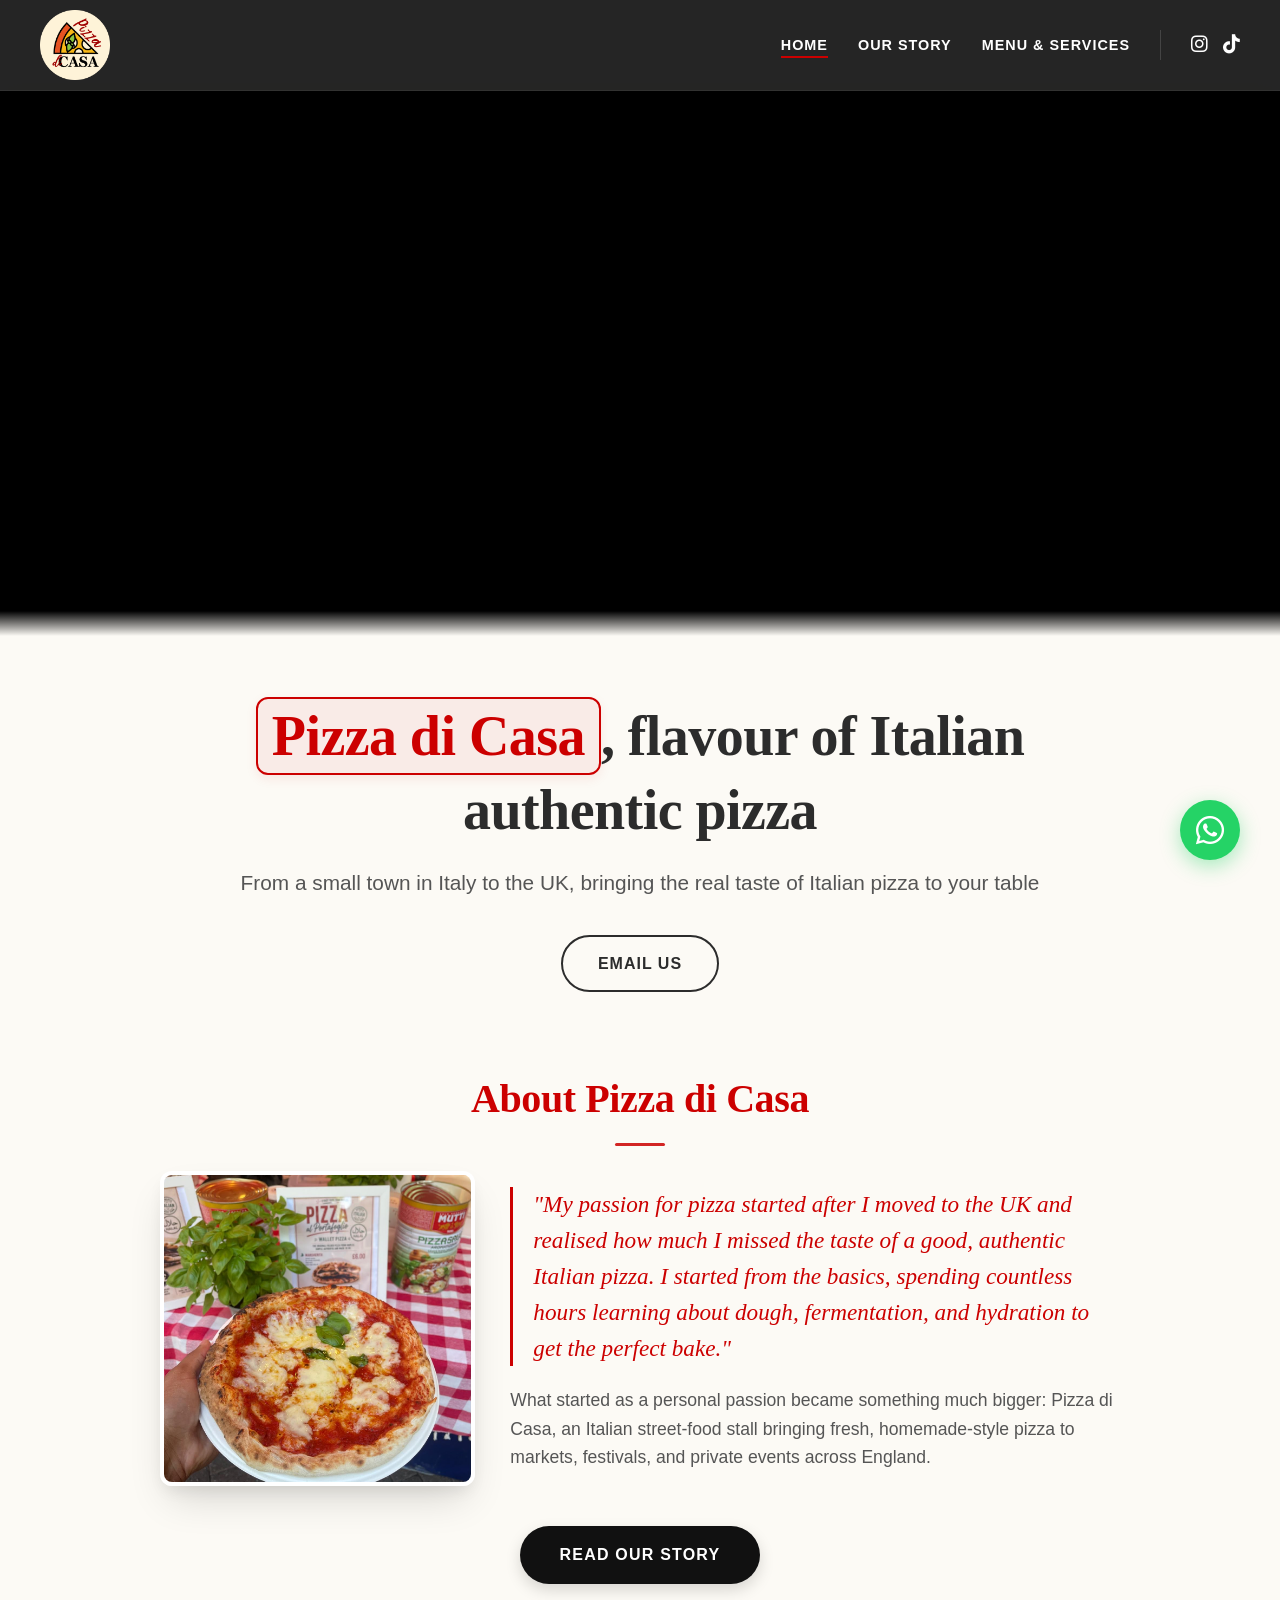
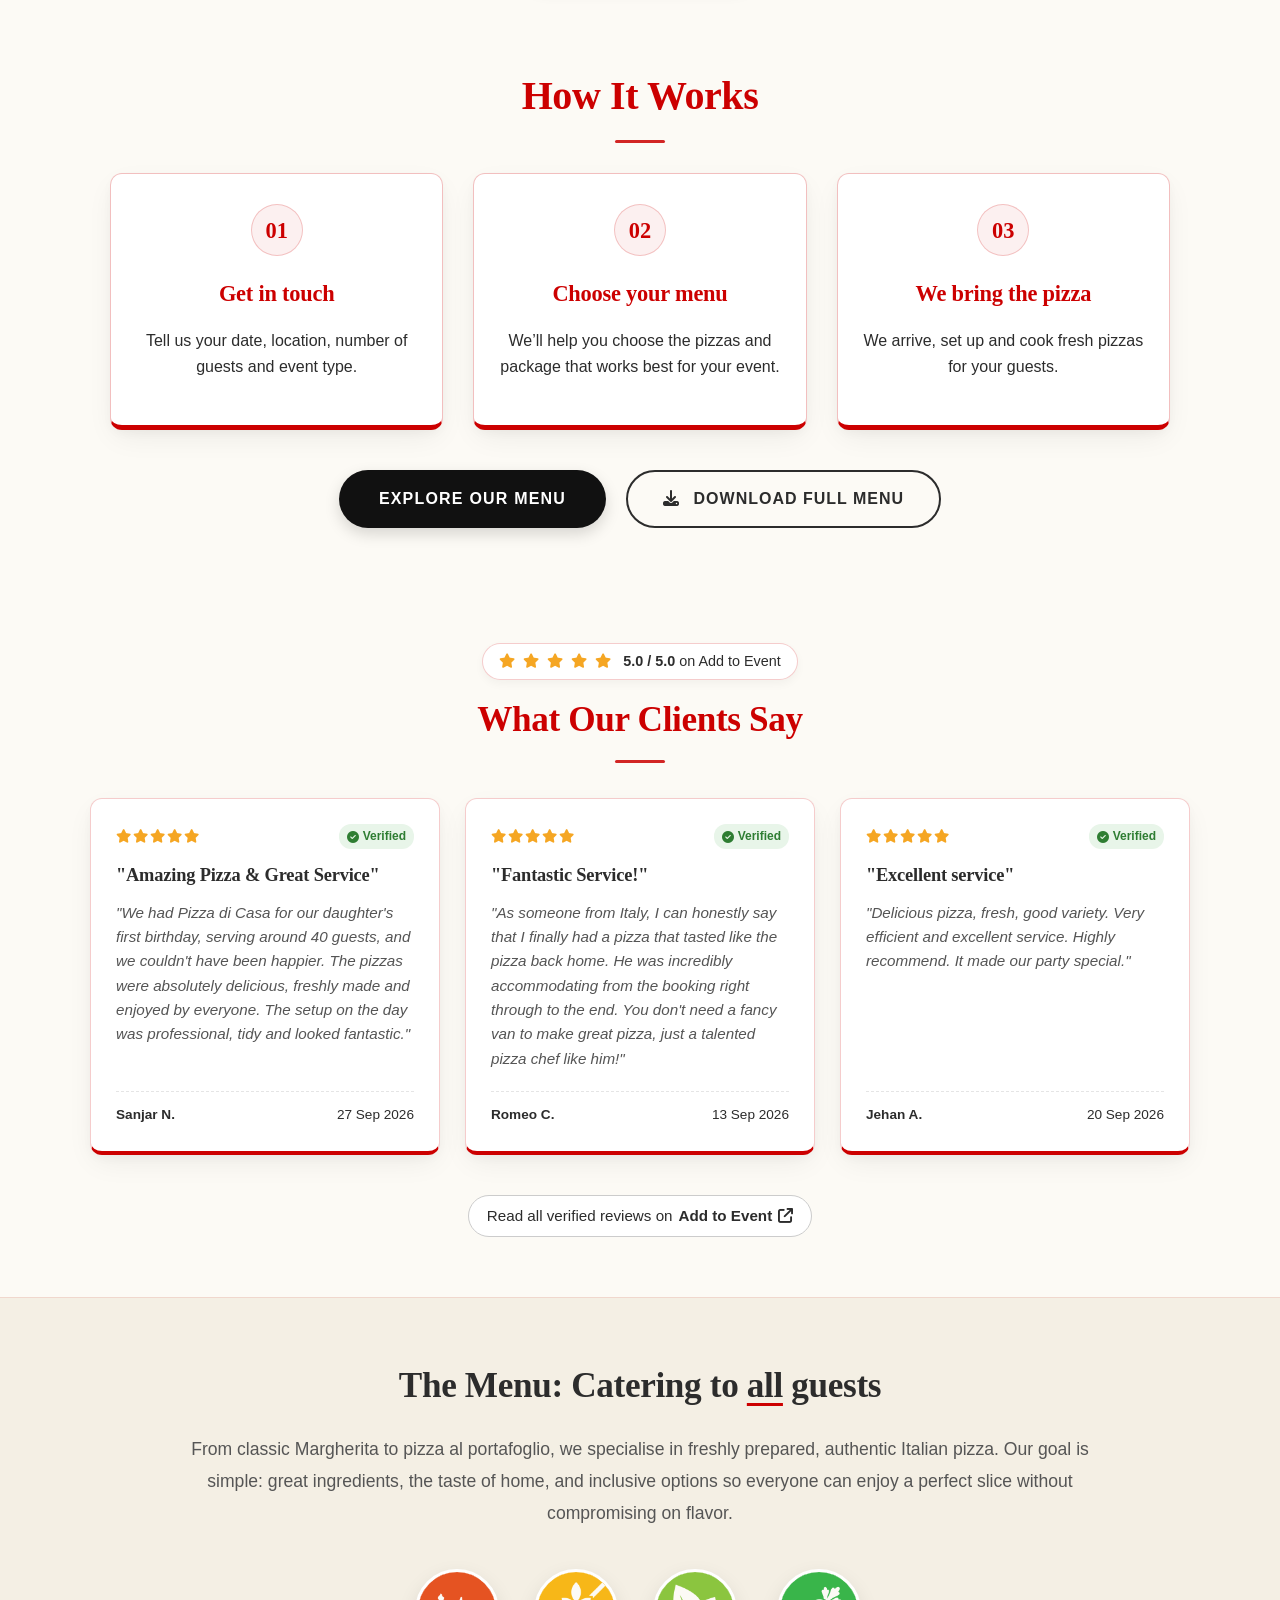
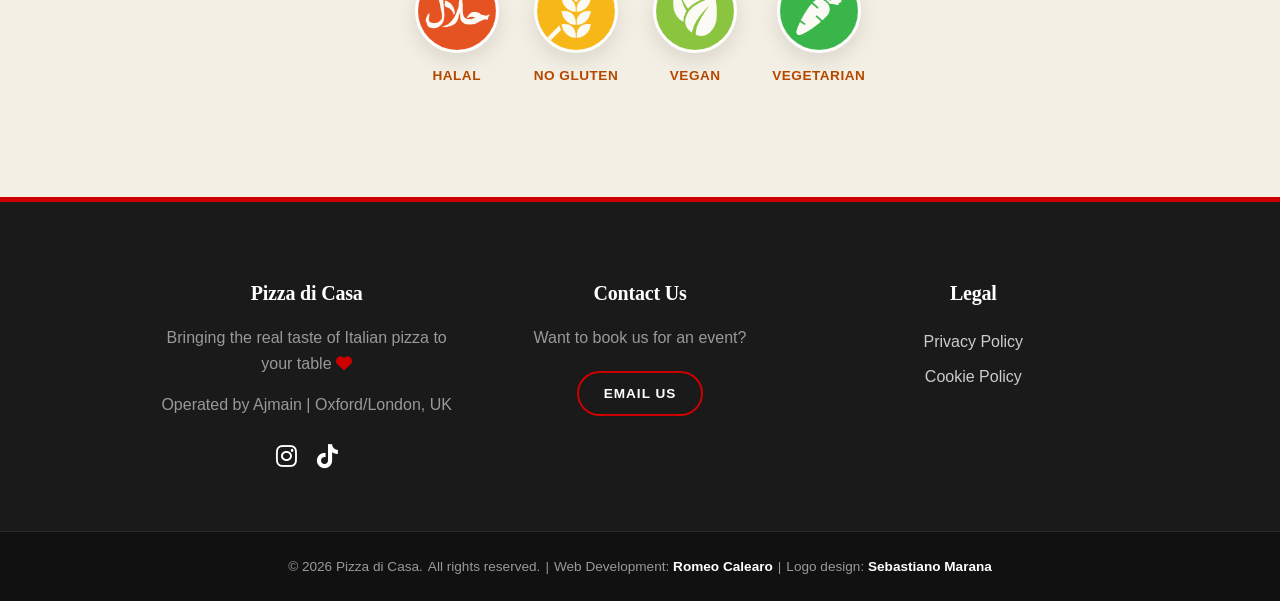
<file: index.html>
<!DOCTYPE html>
<html lang="en">
<head>
    <meta charset="UTF-8">
    <meta name="viewport" content="width=device-width, initial-scale=1.0">
    <title>Pizza di Casa | Authentic Italian Pizza</title>

    <!-- Descrizione SEO -->
    <meta name="description" content="Official website for Pizza di Casa. Authentic Italian street food, Wallet Pizza, and private catering events in Oxford and London.">

    <!-- Open Graph -->
    <meta property="og:title" content="Pizza di Casa | Authentic Italian Pizza">
    <meta property="og:description" content="Official website for Pizza di Casa. Authentic Italian street food, Wallet Pizza, and private catering.">
    <meta property="og:type" content="website">
    <meta property="og:url" content="https://romeo0212.github.io/Pizza-di-Casa/">
    <meta property="og:image" content="https://romeo0212.github.io/Pizza-di-Casa/media/social-preview.jpg">

    <link rel="icon" type="image/svg+xml" href="media/new_logos/png/logo_pizza_veg.png">
    <link rel="stylesheet" href="https://cdnjs.cloudflare.com/ajax/libs/font-awesome/6.4.2/css/all.min.css">
    <link rel="stylesheet" href="style.css">
</head>
<body>

<div id="header-placeholder"></div>

<main>
    <!-- 1. HERO SECTION 
    <section class="hero">
        <div class="hero-content">
            <h1>Pizza di Casa, flavour of Italian authentic pizza</h1>
            <p>From a small town in Italy to the UK, bringing the real taste of Italian pizza to your table</p>
            <a href="mailto:tuaemail@esempio.com" class="btn-outline">Email Us</a>
        </div>
    </section>-->

    <!-- 1. HERO SECTION (Stacked Video & Text) -->
    <section class="hero-stacked">
        
        <div class="hero-video-banner">
            <video autoplay loop muted playsinline>
                <source src="media/pizza-video.mp4" type="video/mp4">
            </video>
        </div>
        
        <!-- Nuova fascia di sfumatura tra video e testo -->
        <div class="hero-fade-transition"></div>
        
        <div class="hero-text-block">
            <h1><span class="red">Pizza di Casa</span>, flavour of Italian authentic pizza</h1>
            <p>From a small town in Italy to the UK, bringing the real taste of Italian pizza to your table</p>
            <a href="mailto:tuaemail@esempio.com" class="btn-outline dark-text">Email Us</a>
        </div>
        
    </section>

    <!-- 2. ABOUT SUMMARY -->
    <section class="home-section about-section">
        <h2>About Pizza di Casa</h2>
        
        <div class="split-layout about-split">
            
            <div class="split-media about-media">
                <img src="media/foto-home.jpg" alt="Pizza di Casa story" class="about-img">
            </div>
            
            <div class="split-text about-text">
                <p class="intro-quote">
                    "My passion for pizza started after I moved to the UK and realised how much I missed the taste of a good, authentic Italian pizza. I started from the basics, spending countless hours learning about dough, fermentation, and hydration to get the perfect bake."
                </p>
                <p class="about-desc">
                    What started as a personal passion became something much bigger: Pizza di Casa, an Italian street-food stall bringing fresh, homemade-style pizza to markets, festivals, and private events across England.
                </p>
            </div>
            
        </div>
        
        <div class="center-cta">
            <a href="our-story" class="btn-dark">READ OUR STORY</a>
        </div>
    </section>

    <!-- 3. HOW IT WORKS -->
    <section class="home-section">
        <h2>How It Works</h2>
        <div class="three-cols">
            <div class="step-card">
                <div class="step-num">01</div>
                <h3>Get in touch</h3>
                <p>Tell us your date, location, number of guests and event type.</p>
            </div>
            <div class="step-card">
                <div class="step-num">02</div>
                <h3>Choose your menu</h3>
                <p>We’ll help you choose the pizzas and package that works best for your event.</p>
            </div>
            <div class="step-card">
                <div class="step-num">03</div>
                <h3>We bring the pizza</h3>
                <p>We arrive, set up and cook fresh pizzas for your guests.</p>
            </div>
        </div>

        <!-- Contenitore dei bottoni pulito -->
        <div class="cta-buttons">
            
            <a href="menu-services" class="btn-dark">
                Explore Our Menu
            </a>
            
            <a href="media/menu-pizza-di-casa.jpeg" class="btn-outline dark-text" target="_blank" aria-label="Download menu as image format">
                <i class="fa-solid fa-download" style="margin-right: 8px;"></i> Download full menu
            </a>
            
        </div>
    </section>

    <!-- 4. REVIEWS SECTION (Nuova Posizione) -->
    <section class="reviews-banner">
        <div class="reviews-container">
            
            <div class="reviews-header">
                <div class="reviews-badge">
                    <div class="stars" aria-label="5 out of 5 stars">
                        <i class="fa-solid fa-star"></i>
                        <i class="fa-solid fa-star"></i>
                        <i class="fa-solid fa-star"></i>
                        <i class="fa-solid fa-star"></i>
                        <i class="fa-solid fa-star"></i>
                    </div>
                    <span class="rating-score"><strong>5.0 / 5.0</strong> on Add to Event</span>
                </div>
                <h2>What Our Clients Say</h2>
            </div>

            <!-- Wrapper per il Mini-Carosello Mobile -->
            <div class="reviews-carousel-wrapper">
                
                <!-- Finestra di taglio per lo slider su mobile -->
                <div class="reviews-slider-window">
                    <div class="reviews-grid" id="reviews-slider">
                        
                        <!-- Review 1: Sanjar N -->
                        <article class="review-card">
                            <div class="review-card-top">
                                <div class="stars-small">
                                    <i class="fa-solid fa-star"></i><i class="fa-solid fa-star"></i><i class="fa-solid fa-star"></i><i class="fa-solid fa-star"></i><i class="fa-solid fa-star"></i>
                                </div>
                                <span class="verified-tag"><i class="fa-solid fa-circle-check"></i> Verified</span>
                            </div>
                            <h3>"Amazing Pizza & Great Service"</h3>
                            <p>"We had Pizza di Casa for our daughter's first birthday, serving around 40 guests, and we couldn't have been happier. The pizzas were absolutely delicious, freshly made and enjoyed by everyone. The setup on the day was professional, tidy and looked fantastic."</p>
                            <div class="review-author">
                                <strong>Sanjar N.</strong>
                                <span>27 Sep 2026</span>
                            </div>
                        </article>

                        <!-- Review 2: Romeo C -->
                        <article class="review-card">
                            <div class="review-card-top">
                                <div class="stars-small">
                                    <i class="fa-solid fa-star"></i><i class="fa-solid fa-star"></i><i class="fa-solid fa-star"></i><i class="fa-solid fa-star"></i><i class="fa-solid fa-star"></i>
                                </div>
                                <span class="verified-tag"><i class="fa-solid fa-circle-check"></i> Verified</span>
                            </div>
                            <h3>"Fantastic Service!"</h3>
                            <p>"As someone from Italy, I can honestly say that I finally had a pizza that tasted like the pizza back home. He was incredibly accommodating from the booking right through to the end. You don't need a fancy van to make great pizza, just a talented pizza chef like him!"</p>
                            <div class="review-author">
                                <strong>Romeo C.</strong>
                                <span>13 Sep 2026</span>
                            </div>
                        </article>

                        <!-- Review 3: Jehan A -->
                        <article class="review-card">
                            <div class="review-card-top">
                                <div class="stars-small">
                                    <i class="fa-solid fa-star"></i><i class="fa-solid fa-star"></i><i class="fa-solid fa-star"></i><i class="fa-solid fa-star"></i><i class="fa-solid fa-star"></i>
                                </div>
                                <span class="verified-tag"><i class="fa-solid fa-circle-check"></i> Verified</span>
                            </div>
                            <h3>"Excellent service"</h3>
                            <p>"Delicious pizza, fresh, good variety. Very efficient and excellent service. Highly recommend. It made our party special."</p>
                            <div class="review-author">
                                <strong>Jehan A.</strong>
                                <span>20 Sep 2026</span>
                            </div>
                        </article>

                    </div>
                </div>

                <!-- Controlli visibili SOLO su Mobile -->
                <div class="reviews-mobile-controls">
                    <button class="rev-nav-btn rev-prev" aria-label="Previous review">&#10094;</button>
                    <div class="slider-dots" id="reviews-dots"></div>
                    <button class="rev-nav-btn rev-next" aria-label="Next review">&#10095;</button>
                </div>

            </div>

            <!-- Link di verifica a Add to Event -->
            <div class="reviews-footer">
                <a href="https://www.addtoevent.co.uk/suppliers/pizza-di-casa" target="_blank" rel="noopener" class="reviews-link">
                    Read all verified reviews on <strong>Add to Event</strong> <i class="fa-solid fa-arrow-up-right-from-square"></i>
                </a>
            </div>

        </div>
    </section>

    <!-- 5. MENU & DIETARY SECTION -->
    <section class="dietary-section">
        <div class="dietary-content">
            <h2>The Menu: Catering to <span class="underline">all</span> guests</h2>
            
            <p class="dietary-intro-spacing">From classic Margherita to pizza al portafoglio, we specialise in freshly prepared, authentic Italian pizza. Our goal is simple: great ingredients, the taste of home, and inclusive options so everyone can enjoy a perfect slice without compromising on flavor.</p>
            
            <div class="dietary-icons">
                <div class="diet-icon">
                    <div class="icon-circle icon-halal">
                        <i class="fa-solid fa-moon" aria-hidden="true"></i>
                        <img src="media/icon-halal.png" alt="" class="custom-diet-img" onload="this.previousElementSibling.style.display='none'" onerror="this.style.display='none'">
                    </div>
                    <span>Halal</span>
                </div>
                <div class="diet-icon">
                    <div class="icon-circle icon-gluten">
                        <i class="fa-solid fa-wheat-awn-circle-exclamation" aria-hidden="true"></i>
                        <img src="media/icon-gluten-free.png" alt="" class="custom-diet-img" onload="this.previousElementSibling.style.display='none'" onerror="this.style.display='none'">
                    </div>
                    <span>No Gluten</span>
                </div>
                <div class="diet-icon">
                    <div class="icon-circle icon-vegan">
                        <i class="fa-solid fa-seedling" aria-hidden="true"></i>
                        <img src="media/icon-vegan.png" alt="" class="custom-diet-img" onload="this.previousElementSibling.style.display='none'" onerror="this.style.display='none'">
                    </div>
                    <span>Vegan</span>
                </div>
                <div class="diet-icon">
                    <div class="icon-circle icon-veg">
                        <i class="fa-solid fa-carrot" aria-hidden="true"></i>
                        <img src="media/icon-vegetarian.png" alt="" class="custom-diet-img" onload="this.previousElementSibling.style.display='none'" onerror="this.style.display='none'">
                    </div>
                    <span>Vegetarian</span>
                </div>
            </div>
        </div>
    </section>
</main>

<div id="footer-placeholder"></div>

<script src="components.js"></script>
<script src="script.js"></script>

</body>
</html>
</file>
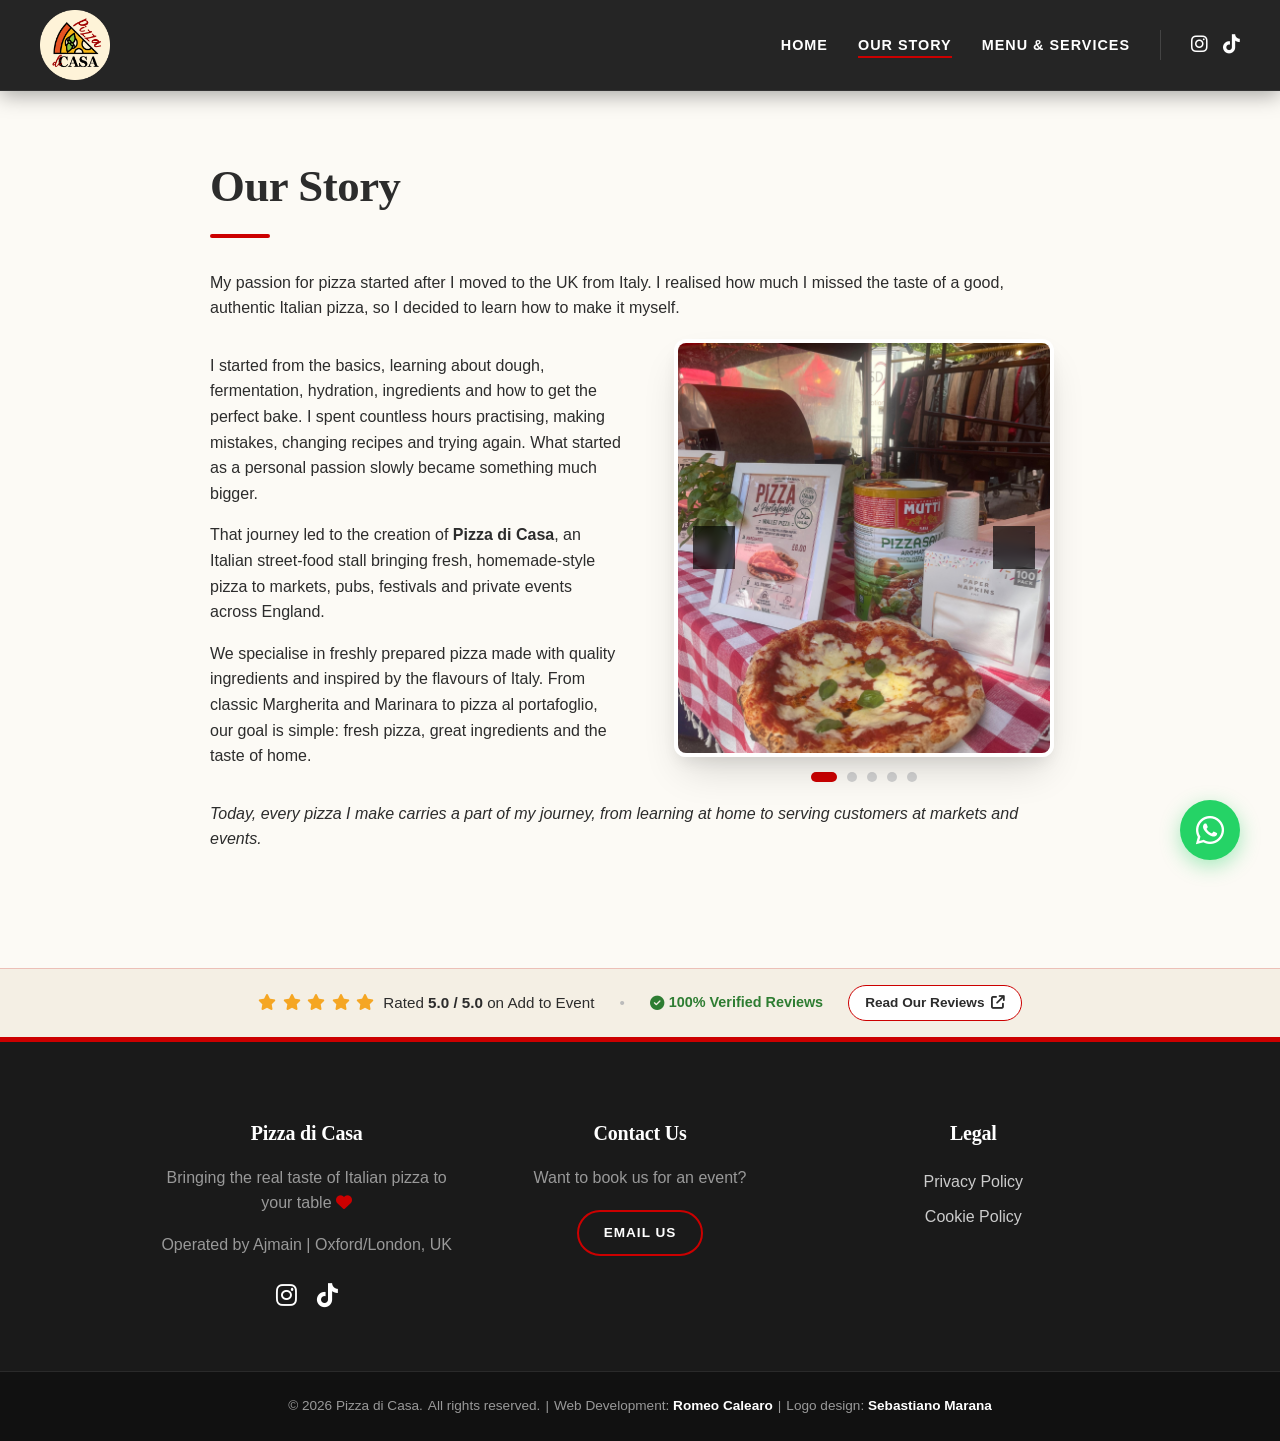
<file: our-story.html>
<!DOCTYPE html>
<html lang="en">
<head>
    <meta charset="UTF-8">
    <meta name="viewport" content="width=device-width, initial-scale=1.0">
    <title>Our Story | Pizza di Casa</title>

    <!-- Descrizione SEO -->
    <meta name="description" content="Discover the story behind Pizza di Casa. Born from a craving for home, bringing a slice of authentic Italian street food culture to the UK.">

    <!-- Open Graph -->
    <meta property="og:title" content="Our Story | Pizza di Casa">
    <meta property="og:description" content="Discover the story behind Pizza di Casa and our passion for authentic Italian street food.">
    <meta property="og:type" content="website">
    <meta property="og:url" content="https://romeo0212.github.io/Pizza-di-Casa/our-story">
    <meta property="og:image" content="https://romeo0212.github.io/Pizza-di-Casa/media/social-preview.jpg">

    <link rel="icon" type="image/svg+xml" href="media/new_logos/png/logo_pizza_veg.png">
    <link rel="stylesheet" href="https://cdnjs.cloudflare.com/ajax/libs/font-awesome/6.4.2/css/all.min.css">
    <link rel="stylesheet" href="style.css">
</head>
<body>

<div id="header-placeholder"></div>

<main class="page-container">
    <h1>Our Story</h1>
    
    <p>My passion for pizza started after I moved to the UK from Italy. I realised how much I missed the taste of a good, authentic Italian pizza, so I decided to learn how to make it myself.</p>

    <div class="split-layout">
        
        <div class="split-text">

            <p>I started from the basics, learning about dough, fermentation, hydration, ingredients and how to get the perfect bake. I spent countless hours practising, making mistakes, changing recipes and trying again. What started as a personal passion slowly became something much bigger.</p>

            <p>That journey led to the creation of <strong>Pizza di Casa</strong>, an Italian street-food stall bringing fresh, homemade-style pizza to markets, pubs, festivals and private events across England.</p>

            <p>We specialise in freshly prepared pizza made with quality ingredients and inspired by the flavours of Italy. From classic Margherita and Marinara to pizza al portafoglio, our goal is simple: fresh pizza, great ingredients and the taste of home.</p>

        </div>
    
        <div class="split-media">
            <!-- Nuovo contenitore flessibile a colonna -->
            <div style="display: flex; flex-direction: column; align-items: center; width: 100%; max-width: 380px;">
                
                <div class="vertical-slider-container">
                    <div class="vertical-slider" id="slider">
                        <div class="slide"><img src="media/slider-1.jpg" alt="Margherita pizza close-up with counter in background - photo 1"></div>
                        <div class="slide"><img src="media/slider-2.jpg" alt="Pizza di Casa counter during an event"></div>
                        <div class="slide"><img src="media/slider-3.jpg" alt="Freshly baked Margherita pizza"></div>
                        <div class="slide"><img src="media/slider-4.jpg" alt="Pizza di Casa counter"></div>
                        <div class="slide"><img src="media/slider-5.jpg" alt="Margherita pizza close-up with counter in background - photo 2"></div>
                    </div>
                    
                    <button class="slider-btn prev-btn">&#10094;</button>
                    <button class="slider-btn next-btn">&#10095;</button>
                </div>
                
                <!-- Pallini spostati all'esterno dell'immagine -->
                <div class="slider-dots" id="slider-dots"></div>
                
            </div>
        </div>
    </div>
    
    <p><em>Today, every pizza I make carries a part of my journey, from learning at home to serving customers at markets and events.</em></p>

</main>

<div id="trust-bar-placeholder"></div>
<div id="footer-placeholder"></div>

<!-- STRUTTURA LIGHTBOX CON NAVIGAZIONE -->
<div id="lightbox" class="lightbox">
    <span class="lightbox-close">&times;</span>
    <button class="lightbox-btn" id="lb-prev" aria-label="Precedente"><i class="fa-solid fa-chevron-left"></i></button>
    <img class="lightbox-content" id="lightbox-img" alt="Immagine ingrandita">
    <button class="lightbox-btn" id="lb-next" aria-label="Successiva"><i class="fa-solid fa-chevron-right"></i></button>
</div>

<script src="components.js"></script>
<script src="script.js"></script>

</body>
</html>
</file>
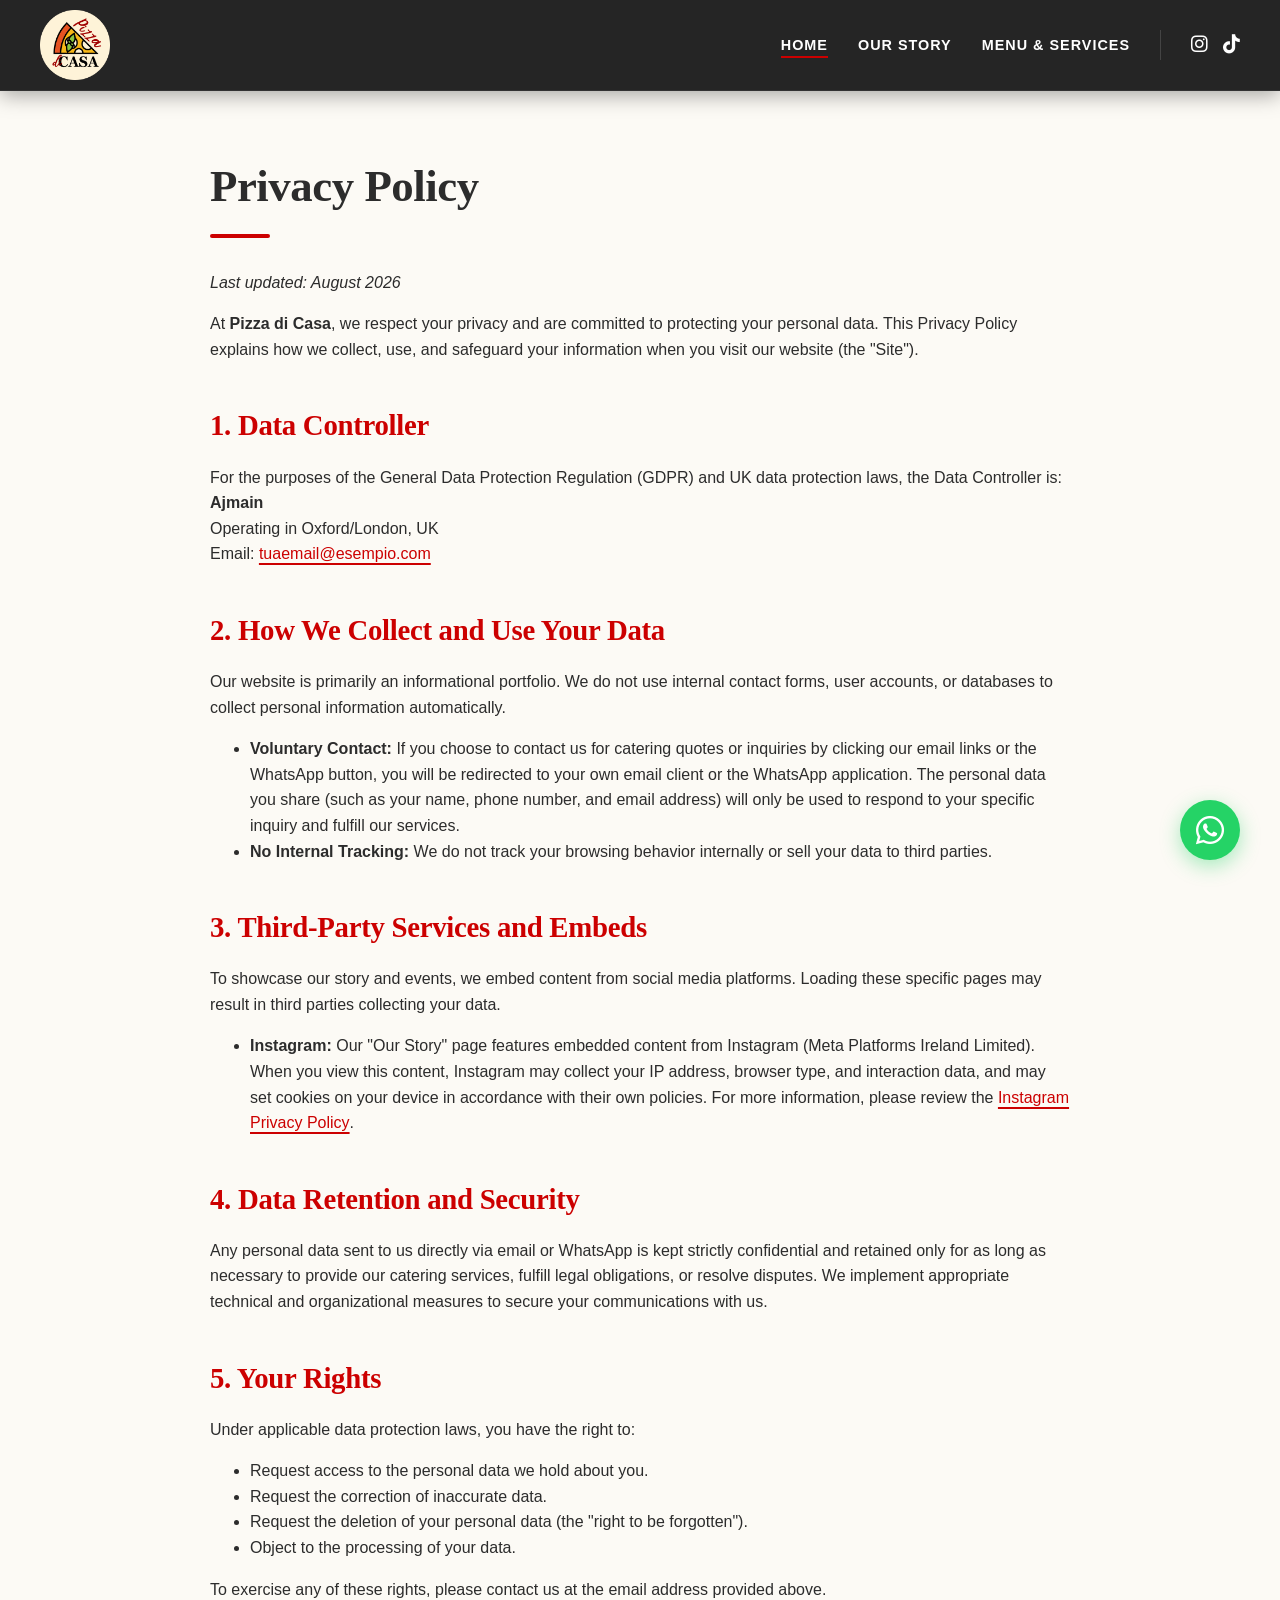
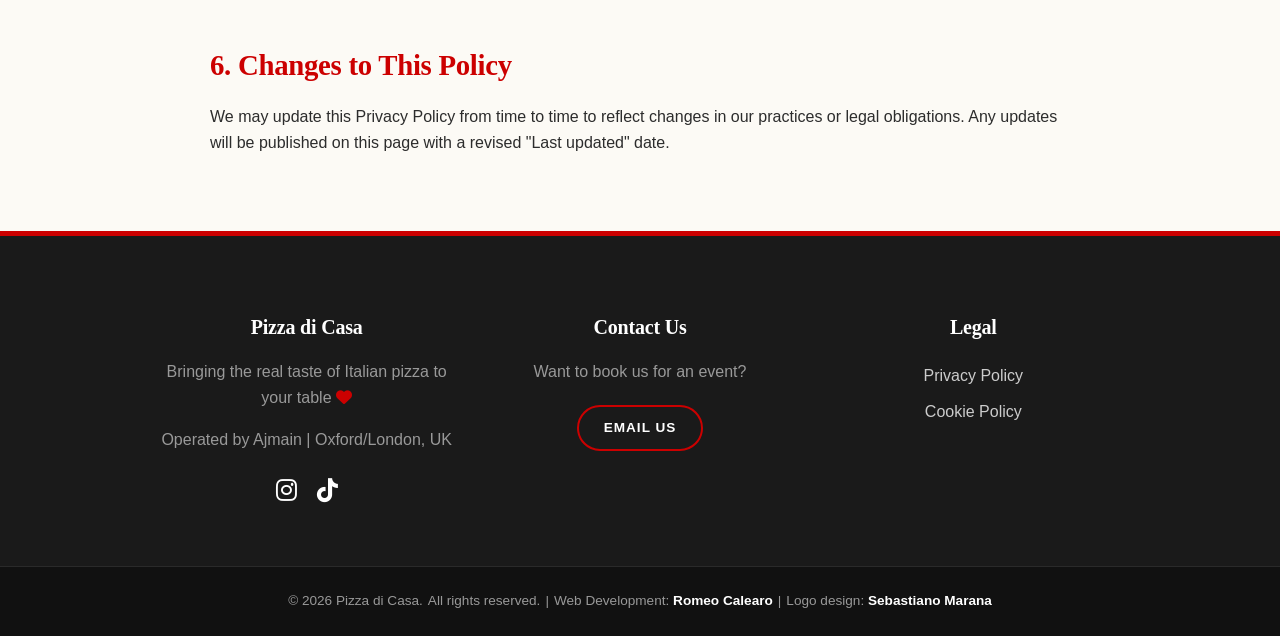
<file: privacy-policy.html>
<!DOCTYPE html>
<html lang="en">
<head>
    <meta charset="UTF-8">
    <meta name="viewport" content="width=device-width, initial-scale=1.0">
    <title>Privacy Policy | Pizza di Casa</title>

    <!-- Descrizione SEO -->
    <meta name="description" content="Privacy Policy for Pizza di Casa. Learn how we handle your data, our third-party integrations, and your privacy rights.">

    <!-- Open Graph -->
    <meta property="og:title" content="Privacy Policy | Pizza di Casa">
    <meta property="og:description" content="Privacy Policy for Pizza di Casa. Information on data handling and privacy rights.">
    <meta property="og:type" content="website">
    <meta property="og:url" content="https://romeo0212.github.io/Pizza-di-Casa/privacy-policy">
    <meta property="og:image" content="https://romeo0212.github.io/Pizza-di-Casa/media/social-preview.jpg">

    <link rel="icon" type="image/svg+xml" href="media/new_logos/png/logo_pizza_veg.png">
    <link rel="stylesheet" href="https://cdnjs.cloudflare.com/ajax/libs/font-awesome/6.4.2/css/all.min.css">
    <link rel="stylesheet" href="style.css">
</head>
<body>

<div id="header-placeholder"></div>

<main class="page-container">
    <h1>Privacy Policy</h1>
    
    <p><em>Last updated: August 2026</em></p>

    <p>At <strong>Pizza di Casa</strong>, we respect your privacy and are committed to protecting your personal data. This Privacy Policy explains how we collect, use, and safeguard your information when you visit our website (the "Site").</p>

    <h2>1. Data Controller</h2>
    <p>For the purposes of the General Data Protection Regulation (GDPR) and UK data protection laws, the Data Controller is:<br>
    <strong>Ajmain</strong><br>
    Operating in Oxford/London, UK<br>
    Email: <a href="mailto:tuaemail@esempio.com">tuaemail@esempio.com</a></p>

    <h2>2. How We Collect and Use Your Data</h2>
    <p>Our website is primarily an informational portfolio. We do not use internal contact forms, user accounts, or databases to collect personal information automatically.</p>
    <ul>
        <li><strong>Voluntary Contact:</strong> If you choose to contact us for catering quotes or inquiries by clicking our email links or the WhatsApp button, you will be redirected to your own email client or the WhatsApp application. The personal data you share (such as your name, phone number, and email address) will only be used to respond to your specific inquiry and fulfill our services.</li>
        <li><strong>No Internal Tracking:</strong> We do not track your browsing behavior internally or sell your data to third parties.</li>
    </ul>

    <h2>3. Third-Party Services and Embeds</h2>
    <p>To showcase our story and events, we embed content from social media platforms. Loading these specific pages may result in third parties collecting your data.</p>
    <ul>
        <li><strong>Instagram:</strong> Our "Our Story" page features embedded content from Instagram (Meta Platforms Ireland Limited). When you view this content, Instagram may collect your IP address, browser type, and interaction data, and may set cookies on your device in accordance with their own policies. For more information, please review the <a href="https://privacycenter.instagram.com/policy" target="_blank" rel="noopener">Instagram Privacy Policy</a>.</li>
    </ul>

    <h2>4. Data Retention and Security</h2>
    <p>Any personal data sent to us directly via email or WhatsApp is kept strictly confidential and retained only for as long as necessary to provide our catering services, fulfill legal obligations, or resolve disputes. We implement appropriate technical and organizational measures to secure your communications with us.</p>

    <h2>5. Your Rights</h2>
    <p>Under applicable data protection laws, you have the right to:</p>
    <ul>
        <li>Request access to the personal data we hold about you.</li>
        <li>Request the correction of inaccurate data.</li>
        <li>Request the deletion of your personal data (the "right to be forgotten").</li>
        <li>Object to the processing of your data.</li>
    </ul>
    <p>To exercise any of these rights, please contact us at the email address provided above.</p>

    <h2>6. Changes to This Policy</h2>
    <p>We may update this Privacy Policy from time to time to reflect changes in our practices or legal obligations. Any updates will be published on this page with a revised "Last updated" date.</p>

</main>

<div id="footer-placeholder"></div>

<script src="components.js"></script>
<script src="script.js"></script>

</body>
</html>
</file>
<file: style.css>
/*
Theme Name: Pizza di Casa
Author: Romeo Calearo
Description: Custom theme for Pizza di Casa London - Aesthetic Upgrade
Version: 2.2
*/

/* ==========================================================================
   1. VARIABILI, RESET E STILI BASE
   ========================================================================== */
:root {
  --primary-red: #cc0000;
  --primary-red-dark: #990000;
  --primary-red-tint: rgba(204, 0, 0, 0.06); /* Tinta leggerissima per badge e sfondi */
  --bg-light: #fcfaf5;
  --text-dark: #2c2c2c;
  --text-muted: #555555;
  --header-bg: #1a1a1a;
  --footer-bottom-bg: #111111;
  --white: #ffffff;
  
  --font-serif: 'Georgia', serif;
  --font-sans: 'Helvetica Neue', Helvetica, Arial, sans-serif;
  
  --radius-md: 12px;
  --radius-pill: 30px;
  
  /* Ombre più morbide e stratificate (effetto più moderno) */
  --shadow-soft: 0 10px 30px -5px rgba(0, 0, 0, 0.07), 0 4px 12px -2px rgba(0, 0, 0, 0.04);
  --shadow-strong: 0 20px 40px -10px rgba(0, 0, 0, 0.16), 0 8px 16px -4px rgba(0, 0, 0, 0.08);
  --shadow-hover: 0 20px 35px -8px rgba(204, 0, 0, 0.12), 0 8px 20px -4px rgba(0, 0, 0, 0.08);
  
  --transition-fast: 0.2s cubic-bezier(0.25, 0.8, 0.25, 1);
  --transition-normal: 0.35s cubic-bezier(0.25, 0.8, 0.25, 1);
}

* {
  box-sizing: border-box;
}

html {
  scroll-behavior: smooth;
}

/* Personalizzazione colore quando evidenzi il testo col mouse */
::selection {
  background-color: var(--primary-red);
  color: var(--white);
}

body {
  font-family: var(--font-sans);
  background-color: var(--bg-light);
  color: var(--text-dark);
  margin: 0;
  padding: 0;
  line-height: 1.6;
  display: flex;
  flex-direction: column;
  min-height: 100vh;
  -webkit-font-smoothing: antialiased; /* Rende i font più nitidi su Mac e iOS */
}

main {
  flex-grow: 1;
}

/* ==========================================================================
   2. TIPOGRAFIA E CLASSI DI UTILITÀ
   ========================================================================== */
h1, h2, h3 {
  font-family: var(--font-serif);
  font-weight: 700;
  color: var(--text-dark);
  letter-spacing: -0.01em; /* Compatta leggermente i titoli grandi in Georgia */
}

main p a,
main li a {
  color: var(--primary-red);
  text-decoration: underline;
  text-underline-offset: 4px;
  text-decoration-thickness: 1.5px;
  font-weight: 500;
  transition: opacity var(--transition-fast), color var(--transition-fast);
}

main p a:hover,
main li a:hover {
  color: var(--primary-red-dark);
  opacity: 0.85;
}

a:focus-visible,
button:focus-visible {
  outline: 2px dashed var(--primary-red);
  outline-offset: 4px;
}

.red {
  color: var(--primary-red);
}

.center-text {
  text-align: center;
}

.center-cta {
  text-align: center;
  margin-top: 40px;
}

.intro-text {
  max-width: 800px;
  margin: 0 auto 30px;
  font-size: 1.1rem;
  color: var(--text-muted);
}

/* ==========================================================================
   3. COMPONENTI GLOBALI (Bottoni, Layout Generici)
   ========================================================================== */

/* --- Bottoni --- */
.btn-dark {
  display: inline-block;
  background-color: #111111;
  color: var(--white);
  padding: 16px 40px;
  text-decoration: none;
  font-weight: 700;
  border-radius: var(--radius-pill);
  text-transform: uppercase;
  letter-spacing: 1.2px;
  transition: all var(--transition-normal);
  box-shadow: 0 6px 15px rgba(0, 0, 0, 0.15);
}

.btn-dark:hover {
  background-color: var(--primary-red); /* UPGRADE: diventa rosso al passaggio del mouse */
  color: var(--white);
  transform: translateY(-3px);
  box-shadow: 0 10px 25px rgba(204, 0, 0, 0.3);
}

.btn-outline {
  display: inline-block;
  background-color: transparent;
  color: var(--white);
  padding: 14px 35px;
  text-decoration: none;
  font-weight: 700;
  border-radius: var(--radius-pill);
  text-transform: uppercase;
  letter-spacing: 1px;
  border: 2px solid var(--primary-red);
  transition: all var(--transition-normal);
}

.btn-outline:hover {
  background-color: var(--primary-red);
  color: var(--white);
  transform: translateY(-3px);
  box-shadow: 0 8px 20px rgba(204, 0, 0, 0.25);
}

.btn-outline.dark-text {
  color: var(--text-dark);
  border-color: var(--text-dark);
}

.btn-outline.dark-text:hover {
  background-color: var(--text-dark);
  color: var(--white);
  box-shadow: 0 8px 20px rgba(0, 0, 0, 0.15);
}

.btn-outline.btn-small {
  padding: 10px 25px;
  font-size: 0.85rem;
}

.cta-buttons {
  display: flex;
  gap: 20px;
  justify-content: center;
  flex-wrap: wrap;
  margin-top: 40px;
}

/* --- Contenitori e Sezioni --- */
.home-section {
  padding: 35px 20px; /* Leggermente più respiro verticale tra le sezioni */
  max-width: 1100px;
  margin: 0 auto;
  text-align: center;
}

.home-section h2,
h2.menu-h2 {
  font-size: 2.5rem;
  color: var(--primary-red);
  margin-top: 10px;
  margin-bottom: 15px;
}

/* UPGRADE: Piccolo ornamento artigianale sotto i titoli H2 centrati */
.home-section h2::after,
h2.menu-h2::after {
  content: '';
  display: block;
  width: 50px;
  height: 3px;
  background-color: var(--primary-red);
  margin: 12px auto 0;
  border-radius: 2px;
  opacity: 0.85;
}

h2.menu-h2 {
  margin-top: 20px;
}

.page-container {
  max-width: 900px;
  margin: 60px auto;
  padding: 0 20px;
}

.page-container h1 {
  font-size: 2.8rem;
  margin-top: 0;
  margin-bottom: 2rem;
  position: relative;
  padding-bottom: 15px;
}

.page-container h1::after {
  content: '';
  position: absolute;
  left: 0;
  bottom: 0;
  width: 60px;
  height: 4px;
  background-color: var(--primary-red);
  border-radius: 2px;
}

.page-container h2 {
  font-size: 1.8rem;
  margin-top: 2.5rem;
  margin-bottom: 1rem;
  color: var(--primary-red);
}

h2.h2-menu {
  margin-top: 15px;
}

/* --- Griglie e Split Layout --- */
.split-layout {
  display: flex;
  flex-wrap: wrap;
  gap: 35px; /* Aumentato da 20px a 35px per far respirare foto e testo */
  align-items: center;
}

.split-text {
  flex: 1;
  min-width: 300px;
}

.split-media {
  flex: 1;
  min-width: 300px;
  display: flex;
  justify-content: center;
}

.two-cols {
  display: flex;
  gap: 40px;
  margin-top: 50px;
  flex-wrap: wrap;
}

.col {
  flex: 1;
  min-width: 300px;
  background: var(--white);
  padding: 40px;
  border-radius: var(--radius-md);
  box-shadow: var(--shadow-soft);
  border-top: 5px solid var(--primary-red);
  text-align: left;
  display: flex;
  flex-direction: column;
  transition: transform var(--transition-normal), box-shadow var(--transition-normal);
}

.col:hover {
  transform: translateY(-5px);
  box-shadow: var(--shadow-hover);
}

.col h3 {
  font-size: 1.5rem;
  color: var(--primary-red);
  margin-top: 0;
  margin-bottom: 15px;
}

.col .cta-container {
  margin-top: auto;
  text-align: center;
  padding-top: 25px;
}

/* ==========================================================================
   4. HEADER E NAVIGAZIONE
   ========================================================================== */
.site-header {
  /* UPGRADE: Effetto vetro scuro semitrasparente quando si scorre la pagina */
  background-color: rgba(26, 26, 26, 0.95);
  backdrop-filter: blur(10px);
  -webkit-backdrop-filter: blur(10px);
  padding: 10px 20px;
  position: sticky;
  top: 0;
  z-index: 1000;
  box-shadow: 0 4px 20px rgba(0, 0, 0, 0.35);
  border-bottom: 1px solid rgba(255, 255, 255, 0.06);
}

.header-inner {
  display: flex;
  justify-content: space-between;
  align-items: center;
  max-width: 1200px;
  margin: 0 auto;
}

.site-logo img {
  max-height: 70px;
  width: auto;
  display: block;
  transition: transform var(--transition-fast);
}

.site-logo img:hover {
  transform: scale(1.04);
}

.main-nav {
  display: flex;
  align-items: center;
}

.main-nav .nav-list {
  list-style: none;
  margin: 0;
  padding: 0;
  display: flex;
  gap: 30px;
}

.main-nav .nav-list a,
.main-nav .nav-list span.active-link {
  color: var(--white);
  text-decoration: none;
  font-weight: 600;
  text-transform: uppercase;
  font-size: 0.9rem;
  letter-spacing: 1px;
  position: relative;
  padding: 5px 0;
}

.main-nav .nav-list span.active-link {
  cursor: default;
}

.main-nav .nav-list a::after,
.main-nav .nav-list span.active-link::after {
  content: '';
  position: absolute;
  left: 0;
  bottom: 0;
  width: 0;
  height: 2px;
  background-color: var(--primary-red);
  transition: width var(--transition-normal);
}

.main-nav .nav-list a:hover::after,
.main-nav .nav-list span.active-link::after {
  width: 100%;
}

.header-socials {
  display: flex;
  gap: 15px;
  margin-left: 30px;
  padding-left: 30px;
  border-left: 1px solid #444444;
}

.header-socials a {
  color: var(--white);
  font-size: 1.2rem;
  transition: color var(--transition-normal), transform var(--transition-fast);
}

.header-socials a:hover {
  color: var(--primary-red);
  transform: scale(1.15) translateY(-1px);
}

/* Hamburger Menu Button */
.menu-toggle {
  display: none;
  background: transparent;
  border: none;
  cursor: pointer;
  padding: 10px;
  z-index: 1001;
}

.hamburger-line {
  display: block;
  width: 30px;
  height: 3px;
  margin: 6px 0;
  background-color: var(--white);
  transition: all var(--transition-normal);
  border-radius: 2px;
}

.menu-toggle.is-active .hamburger-line:nth-child(1) {
  transform: translateY(9px) rotate(45deg);
}

.menu-toggle.is-active .hamburger-line:nth-child(2) {
  opacity: 0;
}

.menu-toggle.is-active .hamburger-line:nth-child(3) {
  transform: translateY(-9px) rotate(-45deg);
}

/* ==========================================================================
   5. HERO SECTION (Stacked Video & Classic Fallback)
   ========================================================================== */
.hero-stacked {
  background-color: var(--bg-light);
  display: flex;
  flex-direction: column;
  align-items: center;
}

.hero-video-banner {
  width: 100%;
  background-color: #000000;
  overflow: hidden;
  padding: 10px 0;
}

.hero-video-banner video {
  width: 100%;
  max-height: 500px;
  object-fit: contain;
  display: block;
}

.hero-fade-transition {
  width: 100%;
  height: 25px;
  background: linear-gradient(to bottom, #000000 0%, var(--bg-light) 100%);
}

.hero-text-block {
  max-width: 900px;
  text-align: center;
  padding: 15px 20px 30px;
}

.hero-text-block h1 {
  font-size: 3.5rem;
  color: var(--text-dark);
  margin-bottom: 20px;
  line-height: 1.25;
}

/* UPGRADE: Badge "Pizza di Casa" rifinito con sfondo leggerissimo e padding bilanciato */
.hero-text-block h1 span {
  background-color: var(--primary-red-tint);
  border: 2px solid var(--primary-red);
  padding: 2px 14px;
  border-radius: var(--radius-md);
  display: inline-block;
  box-shadow: 0 4px 12px rgba(204, 0, 0, 0.08);
}

.hero-text-block p {
  font-size: 1.3rem;
  color: var(--text-muted);
  margin-bottom: 35px;
}

/* Hero Classica (Fallback) */
.hero {
  background-color: #111111;
  background-image: url('media/banner.jpg');
  background-size: cover;
  background-position: center;
  padding: 50px 20px 150px;
  text-align: center;
  color: var(--white);
  position: relative;
}

.hero::after {
  content: '';
  position: absolute;
  inset: 0;
  background: rgba(0, 0, 0, 0.6);
  z-index: 1;
}

.hero-content {
  position: relative;
  z-index: 2;
  max-width: 800px;
  margin: 0 auto;
}

.hero h1 {
  font-size: 4rem;
  margin-bottom: 15px;
  text-shadow: 2px 2px 4px rgba(0, 0, 0, 0.8);
  color: var(--white);
}

.hero p {
  font-size: 1.3rem;
  margin-bottom: 30px;
}

/* ==========================================================================
   6. SEZIONI HOME (About, How It Works, Dietary)
   ========================================================================== */

/* --- About Summary --- */
.about-section {
  max-width: 1000px;
}

.about-split {
  text-align: left;
  margin-top: 25px;
  justify-content: center;
}

.about-media {
  flex: 0.75;
}

.about-text {
  flex: 1.45;
}

/* UPGRADE: Cornice sottile ed effetto hover sulla foto About */
.about-img {
  width: 100%;
  height: auto;
  aspect-ratio: 1 / 1;
  object-fit: cover;
  border-radius: var(--radius-md);
  box-shadow: var(--shadow-strong);
  border: 4px solid var(--white);
  display: block;
  transition: transform var(--transition-normal), box-shadow var(--transition-normal);
}

.about-img:hover {
  transform: scale(1.02);
}

/* UPGRADE: Barra laterale editoriale per la citazione */
.intro-quote {
  max-width: 800px;
  margin: 0 auto 20px;
  font-family: var(--font-serif);
  font-size: 1.45rem;
  font-style: italic;
  color: var(--primary-red);
  line-height: 1.55;
  padding-left: 20px;
  border-left: 3px solid var(--primary-red);
}

.about-desc {
  font-size: 1.1rem;
  color: var(--text-muted);
  margin-bottom: 0;
}

/* --- How It Works (3 Steps) --- */
.three-cols {
  display: flex;
  gap: 30px;
  margin-top: 30px;
  flex-wrap: wrap;
  justify-content: center;
}

/* UPGRADE: Card interattive con sollevamento ed ombra morbida */
.step-card {
  flex: 1 1 250px;
  max-width: 450px;
  text-align: center;
  padding: 30px 24px;
  background-color: var(--white);
  border-radius: var(--radius-md);
  border: 1px solid rgba(204, 0, 0, 0.25);
  border-bottom: 5px solid var(--primary-red);
  box-shadow: var(--shadow-soft);
  transition: transform var(--transition-normal), box-shadow var(--transition-normal), border-color var(--transition-normal);
}

.step-card:hover {
  transform: translateY(-6px);
  box-shadow: var(--shadow-hover);
  border-color: var(--primary-red);
}

/* UPGRADE: Numeri trasformati in badge circolari */
.step-num {
  font-family: var(--font-serif);
  font-size: 1.4rem;
  font-weight: 700;
  color: var(--primary-red);
  background-color: var(--primary-red-tint);
  width: 52px;
  height: 52px;
  line-height: 52px;
  border-radius: 50%;
  display: inline-block;
  margin-bottom: 10px;
  border: 1px solid rgba(204, 0, 0, 0.2);
  transition: background-color var(--transition-normal), color var(--transition-normal);
}

.step-card:hover .step-num {
  background-color: var(--primary-red);
  color: var(--white);
}

.step-card h3 {
  font-size: 1.4rem;
  color: var(--primary-red);
  margin-top: 10px;
  margin-bottom: 10px;
  position: relative;
  z-index: 1;
}

/* --- Dietary Section --- */
.dietary-section {
  background-color: #f4efe4; /* Sfondo crema caldo a contrasto */
  border-top: 1px solid rgba(204, 0, 0, 0.1); /* Linea di divisione superiore */
  padding: 60px 20px;
  text-align: center;
}

.dietary-content {
  max-width: 900px;
  margin: 0 auto;
}

.dietary-content h2 {
  font-size: 2.2rem;
  color: var(--text-dark);
  margin-top: 0;
  margin-bottom: 20px;
}

.dietary-content .underline {
  text-decoration: underline;
  text-decoration-color: var(--primary-red); /* Sottolineatura rossa per richiamare il brand */
  text-underline-offset: 6px;
  text-decoration-thickness: 3px;
}

.dietary-content p {
  font-size: 1.1rem;
  color: var(--text-muted);
  line-height: 1.8;
}

.dietary-intro-spacing {
  margin-bottom: 40px;
}

.dietary-icons {
  display: flex;
  justify-content: center;
  gap: 35px;
  flex-wrap: wrap;
  margin-bottom: 50px;
}

.diet-icon {
  display: flex;
  flex-direction: column;
  align-items: center;
  gap: 12px;
  font-size: 0.85rem;
  font-weight: 700;
  color: #b54800;
  text-transform: uppercase;
  letter-spacing: 0.5px;
  transition: transform var(--transition-normal);
}

/* UPGRADE: Animazione sulle icone dietetiche */
.diet-icon:hover {
  transform: translateY(-5px);
}

.diet-icon .icon-circle {
  width: 84px;
  height: 84px;
  border-radius: 50%;
  display: flex;
  align-items: center;
  justify-content: center;
  font-size: 2rem;
  color: var(--white);
  font-weight: normal;
  position: relative;
  overflow: hidden;
  box-shadow: 0 8px 20px rgba(0, 0, 0, 0.1);
  border: 3px solid var(--white);
  transition: box-shadow var(--transition-normal);
}

.diet-icon:hover .icon-circle {
  box-shadow: 0 12px 25px rgba(0, 0, 0, 0.18);
}

.custom-diet-img {
  position: absolute;
  inset: 0;
  width: 100%;
  height: 100%;
  object-fit: cover;
  border-radius: 50%;
  z-index: 2;
  background-color: var(--bg-light);
}

.icon-halal  { background-color: #e55322; color: var(--white); }
.icon-gluten { background-color: #f7b718; color: var(--header-bg); }
.icon-vegan  { background-color: #8bc53f; color: var(--header-bg); }
.icon-veg    { background-color: #39b54a; color: var(--white); }
.icon-dairy  { background-color: #03A9F4; color: var(--white); }

/* ==========================================================================
   7. PAGINA MENU (Vintage Menu Card)
   ========================================================================== */
.menu-card {
  background-color: var(--bg-light);
  border: 4px solid var(--primary-red);
  padding: 8px;
  margin: 40px auto;
  box-shadow: 0 20px 50px rgba(0, 0, 0, 0.12);
  position: relative;
}

.menu-card-inner {
  border: 1px solid var(--primary-red);
  padding: 50px 35px;
  text-align: center;
  background: radial-gradient(circle at center, #ffffff 0%, var(--bg-light) 100%); /* Leggera luce al centro della carta */
}

.menu-corner {
  position: absolute;
  width: 50px;
  height: 50px;
  background-image: url('media/corner-ornament.png');
  background-size: contain;
  background-repeat: no-repeat;
  z-index: 5;
}

.corner-tl { top: 12px; left: 12px; }
.corner-tr { top: 12px; right: 12px; transform: scaleX(-1); }
.corner-bl { bottom: 12px; left: 12px; transform: scaleY(-1); }
.corner-br { bottom: 12px; right: 12px; transform: scale(-1, -1); }

.menu-title-img {
  text-align: center;
  margin-bottom: 20px;
}

.menu-title-img img {
  max-width: 100%;
  height: auto;
  width: 350px;
}

.menu-intro {
  margin-bottom: 30px;
  font-size: 1.1rem;
  color: var(--text-dark);
}

.menu-divider {
  color: var(--primary-red);
  font-size: 1.5rem;
  margin: 30px 0;
}

.menu-dietary-row {
  display: flex;
  justify-content: center;
  gap: 30px;
  flex-wrap: wrap;
  border: 1px solid rgba(204, 0, 0, 0.4);
  background-color: rgba(255, 255, 255, 0.6);
  border-radius: 20px;
  padding: 20px;
  margin-bottom: 40px;
}

.menu-diet-box {
  display: flex;
  align-items: center;
  gap: 15px;
  text-align: left;
  max-width: 300px;
}

.menu-diet-box p {
  margin: 0;
  font-size: 0.9rem;
  line-height: 1.4;
}

.menu-diet-box strong {
  color: var(--primary-red);
}

.menu-small-icon {
  width: 50px;
  height: 50px;
  border-radius: 50%;
}

.mini-icons-group {
  display: flex;
  gap: 5px;
}

.mini-icons-group img {
  width: 30px;
  height: 30px;
  border-radius: 50%;
}

/* UPGRADE: Divisori tratteggiati delicati tra una pizza e l'altra */
.menu-item {
  margin-bottom: 35px;
  padding-bottom: 35px;
  border-bottom: 1px dashed rgba(204, 0, 0, 0.25);
}

.menu-item:last-of-type {
  border-bottom: none;
  padding-bottom: 0;
}

.pizza-title {
  color: var(--primary-red);
  font-size: 2rem;
  text-transform: uppercase;
  margin-top: 0;
  margin-bottom: 15px;
  letter-spacing: 2px;
}

.pizza-title span {
  font-size: 1.2rem;
  vertical-align: middle;
}

.pizza-ingredients {
  display: flex;
  justify-content: center;
  gap: 20px;
  align-items: stretch;
}

.lang-col {
  flex: 1;
  display: flex;
  gap: 10px;
  text-align: left;
}

.lang-col:first-child {
  text-align: right;
  flex-direction: row-reverse;
}

.lang-col p {
  margin: 0;
  font-size: 1rem;
  font-style: italic;
  color: #444444;
}

.vert-line {
  width: 1px;
  background-color: rgba(204, 0, 0, 0.4);
}

.lang-flag {
  width: 24px;
  height: 18px;
  object-fit: cover;
  border-radius: 2px;
  margin-top: 4px;
  box-shadow: 0 1px 3px rgba(0, 0, 0, 0.2);
}

.fi {
  font-size: 1.2rem;
  border-radius: 2px;
  margin-top: 3px;
}

/* ==========================================================================
   8. PAGINA OUR STORY (Slider Verticale, Lightbox, Social Embeds)
   ========================================================================== */
.vertical-slider-container {
  position: relative;
  width: 100%;
  max-width: 380px;
  overflow: hidden;
  border-radius: var(--radius-md);
  box-shadow: var(--shadow-strong);
  border: 4px solid var(--white);
}

.vertical-slider {
  display: flex;
  transition: transform 0.45s cubic-bezier(0.25, 0.8, 0.25, 1);
}

.slide {
  min-width: 100%;
  height: 410px;
}

.slide img {
  width: 100%;
  height: 100%;
  object-fit: cover;
  display: block;
  cursor: pointer;
  transition: transform 0.5s ease;
}

.slide img:hover {
  transform: scale(1.03);
}

.slider-btn,
.lightbox-btn {
  position: absolute;
  top: 50%;
  transform: translateY(-50%);
  background-color: rgba(0, 0, 0, 0.65);
  backdrop-filter: blur(4px);
  color: var(--white);
  border: 1px solid rgba(255, 255, 255, 0.2);
  border-radius: 50%;
  cursor: pointer;
  display: flex;
  align-items: center;
  justify-content: center;
  transition: background-color var(--transition-normal), transform var(--transition-fast);
}

.slider-btn {
  width: 42px;
  height: 42px;
  z-index: 10;
}

.lightbox-btn {
  width: 50px;
  height: 50px;
  font-size: 1.2rem;
  z-index: 2001;
}

.slider-btn:hover,
.lightbox-btn:hover {
  background-color: var(--primary-red);
  border-color: var(--primary-red);
  transform: translateY(-50%) scale(1.08);
}

.prev-btn { left: 15px; }
.next-btn { right: 15px; }
#lb-prev  { left: 20px; }
#lb-next  { right: 20px; }

.slider-dots {
  display: flex;
  justify-content: center;
  gap: 10px;
  margin-top: 15px;
  width: 100%;
}

.dot {
  width: 10px;
  height: 10px;
  background-color: #d1d1d1;
  border-radius: 50%;
  cursor: pointer;
  transition: all var(--transition-normal);
}

.dot:hover {
  transform: scale(1.2);
  background-color: #aaaaaa;
}

/* UPGRADE: Il pallino attivo diventa una "pillola" allungata molto moderna */
.dot.active {
  background-color: var(--primary-red);
  width: 26px;
  border-radius: 10px;
}

/* --- Lightbox --- */
.lightbox {
  display: none;
  position: fixed;
  z-index: 2000;
  inset: 0;
  width: 100%;
  height: 100%;
  background-color: rgba(0, 0, 0, 0.88);
  backdrop-filter: blur(6px);
  overflow: auto;
}

.lightbox-content {
  margin: auto;
  display: block;
  max-width: 90%;
  max-height: 85vh;
  position: relative;
  top: 50%;
  transform: translateY(-50%);
  border-radius: 8px;
  box-shadow: 0 10px 40px rgba(0, 0, 0, 0.5);
  animation: zoomIn 0.3s ease;
}

@keyframes zoomIn {
  from { transform: translateY(-50%) scale(0.95); opacity: 0; }
  to   { transform: translateY(-50%) scale(1);    opacity: 1; }
}

.lightbox-close {
  position: absolute;
  top: 20px;
  right: 35px;
  color: #f1f1f1;
  font-size: 40px;
  font-weight: 700;
  transition: color var(--transition-normal), transform var(--transition-fast);
  cursor: pointer;
  z-index: 2001;
}

.lightbox-close:hover,
.lightbox-close:focus {
  color: var(--primary-red);
  transform: scale(1.1);
}

/* --- Social Embed Container --- */
.social-embed-container {
  display: flex;
  justify-content: center;
  margin: 50px auto;
  width: 100%;
  max-width: 450px;
}

.social-embed-container blockquote.tiktok-embed,
.social-embed-container iframe,
.social-embed-container blockquote.instagram-media {
  background: transparent !important;
  border: none !important;
  margin: 0 !important;
  box-shadow: var(--shadow-soft) !important;
  border-radius: var(--radius-md) !important;
  width: 100% !important;
  min-width: auto !important;
}

/* ==========================================================================
   REVIEWS SECTION (Home)
   ========================================================================== */
.reviews-banner {
  /* NIENTE SFONDO DIVERSO: si fonde col var(--bg-light) della pagina */
  padding: 60px 20px;
  margin-top: 20px;
}

.reviews-container {
  max-width: 1100px;
  margin: 0 auto;
}

.reviews-header {
  text-align: center;
  margin-bottom: 35px;
}

.reviews-badge {
  display: inline-flex;
  align-items: center;
  gap: 10px;
  background-color: var(--white);
  padding: 6px 16px;
  border-radius: var(--radius-pill);
  border: 1px solid rgba(204, 0, 0, 0.2);
  box-shadow: 0 4px 10px rgba(0, 0, 0, 0.04);
  margin-bottom: 12px;
  font-size: 0.9rem;
}

.stars,
.stars-small {
  color: #f5a623;
  letter-spacing: 2px;
}

.stars-small {
  font-size: 0.85rem;
}

.reviews-header h2 {
  font-size: 2.2rem;
  color: var(--primary-red);
  margin: 0;
}

.reviews-header h2::after {
  content: '';
  display: block;
  width: 50px;
  height: 3px;
  background-color: var(--primary-red);
  margin: 12px auto 0;
  border-radius: 2px;
  opacity: 0.85;
}

/* --- Sezione Desktop (3 Colonne fisse, controlli nascosti) --- */
.reviews-carousel-wrapper {
  position: relative;
}

.reviews-mobile-controls {
  display: none; 
}

.reviews-grid {
  display: flex;
  gap: 25px;
  align-items: stretch;
}

.review-card {
  flex: 1;
  background-color: var(--white);
  padding: 25px;
  border-radius: var(--radius-md);
  border: 1px solid rgba(204, 0, 0, 0.2);
  border-bottom: 4px solid var(--primary-red);
  box-shadow: var(--shadow-soft);
  display: flex;
  flex-direction: column;
  text-align: left;
  transition: transform var(--transition-normal);
}

.review-card:hover {
  transform: translateY(-4px);
}

.review-card-top {
  display: flex;
  justify-content: space-between;
  align-items: center;
  margin-bottom: 12px;
}

.verified-tag {
  font-size: 0.75rem;
  font-weight: 700;
  color: #2e7d32; 
  background-color: #e8f5e9;
  padding: 3px 8px;
  border-radius: 12px;
  display: inline-flex;
  align-items: center;
  gap: 4px;
}

.review-card h3 {
  font-size: 1.15rem;
  color: var(--text-dark);
  margin: 0 0 10px 0;
}

.review-card p {
  font-size: 0.95rem;
  color: var(--text-muted);
  font-style: italic;
  margin: 0 0 20px 0;
  flex-grow: 1; 
}

.review-author {
  display: flex;
  justify-content: space-between;
  align-items: center;
  font-size: 0.85rem;
  padding-top: 12px;
  border-top: 1px dashed rgba(0, 0, 0, 0.1);
}

.review-author span {
  color: var(--text-dark);
}

.reviews-footer {
  text-align: center;
  margin-top: 40px;
}

.reviews-link {
  display: inline-flex;
  align-items: center;
  gap: 6px;
  color: var(--text-dark);
  text-decoration: none;
  font-size: 0.95rem;
  padding: 8px 18px;
  border-radius: var(--radius-pill);
  border: 1px solid #cccccc;
  background-color: var(--white);
  transition: all var(--transition-fast);
}

.reviews-link:hover {
  border-color: var(--primary-red);
  color: var(--primary-red);
}

/* ==========================================================================
   TRUST BAR COMPATTA (Pre-Footer)
   ========================================================================== */
.trust-bar {
  background-color: #f4efe4; /* Crema caldo */
  border-top: 1px solid rgba(204, 0, 0, 0.2);
  padding: 16px 20px;
  margin-top: 40px;
}

.trust-bar-inner {
  max-width: 1000px;
  margin: 0 auto;
  display: flex;
  align-items: center;
  justify-content: center;
  flex-wrap: wrap;
  gap: 15px 25px;
  font-size: 0.95rem;
  color: var(--text-dark);
}

.trust-bar-rating {
  display: flex;
  align-items: center;
  gap: 8px;
}

.trust-bar-rating .stars {
  color: #f5a623;
  font-size: 1rem;
  letter-spacing: 1px;
}

.trust-bar-divider {
  color: #bbbbbb;
}

.trust-bar-verified {
  color: #2e7d32;
  font-weight: 600;
  font-size: 0.9rem;
  display: inline-flex;
  align-items: center;
  gap: 5px;
}

.trust-bar-btn {
  display: inline-flex;
  align-items: center;
  gap: 6px;
  background-color: var(--white);
  color: var(--text-dark);
  text-decoration: none;
  font-weight: 700;
  font-size: 0.85rem;
  padding: 6px 16px;
  border-radius: var(--radius-pill);
  border: 1px solid var(--primary-red);
  transition: all var(--transition-fast);
}

.trust-bar-btn:hover {
  background-color: var(--primary-red);
  color: var(--white);
  transform: translateY(-1px);
}

/* ==========================================================================
   9. FOOTER E PULSANTE WHATSAPP
   ========================================================================== */
.site-footer {
  background-color: var(--header-bg);
  color: #999999;
  text-align: center;
  margin-top: auto;
  border-top: 5px solid var(--primary-red);
  padding: 0;
}

.footer-main {
  max-width: 1000px;
  margin: 0 auto;
  display: flex;
  flex-wrap: wrap;
  justify-content: center;
  gap: 40px;
  text-align: center;
  padding: 55px 20px;
}

.footer-col {
  flex: 1;
  min-width: 250px;
}

.footer-col h3 {
  color: var(--white);
  margin-bottom: 15px;
  font-size: 1.25rem;
}

.footer-contact-text {
  margin-bottom: 20px;
}

.footer-socials {
  margin-top: 20px;
  display: flex;
  justify-content: center;
  gap: 20px;
}

.footer-socials a {
  font-size: 1.5rem;
  color: var(--white);
  transition: color var(--transition-normal), transform var(--transition-fast);
}

.footer-socials a:hover {
  color: var(--primary-red);
  transform: scale(1.15) translateY(-2px);
}

.footer-legal-list {
  list-style: none;
  padding: 0;
  margin: 0;
  line-height: 2.2;
}

.footer-legal-link {
  color: #cccccc;
  text-decoration: none;
  transition: color var(--transition-fast);
}

.footer-legal-link:hover {
  color: var(--white);
  text-decoration: underline;
}

.footer-bottom {
  background-color: var(--footer-bottom-bg);
  padding: 10px;
  font-size: 0.85rem;
  border-top: 1px solid #2a2a2a;
}

.copyright-string {
  display: flex;
  flex-wrap: wrap;
  justify-content: center;
  align-items: center;
  gap: 5px;
}

.developer-link {
  color: var(--white);
  text-decoration: none;
  font-weight: 700;
  transition: color var(--transition-fast);
}

.developer-link:hover {
  color: var(--primary-red);
}

.whatsapp-float {
  position: fixed;
  width: 60px;
  height: 60px;
  bottom: 40px;
  right: 40px;
  background-color: #25d366;
  color: var(--white);
  border-radius: 50%;
  text-align: center;
  font-size: 32px;
  box-shadow: 0 6px 20px rgba(37, 211, 102, 0.4);
  z-index: 1000;
  display: flex;
  align-items: center;
  justify-content: center;
  text-decoration: none;
  transition: transform var(--transition-normal), box-shadow var(--transition-normal);
}

.whatsapp-float:hover {
  transform: scale(1.1) translateY(-3px);
  box-shadow: 0 10px 25px rgba(37, 211, 102, 0.55);
  color: var(--white);
}

/* ==========================================================================
   10. MEDIA QUERIES (Tutte le regole responsive centralizzate)
   ========================================================================== */

/* --- Tablet e Schermi Medi (769px - 950px) --- */
@media screen and (min-width: 769px) and (max-width: 950px) {
  .intro-quote {
    font-size: 1.25rem;
  }
  .about-desc {
    font-size: 1rem;
  }
}

/* --- Tablet Verticali e Smartphone (max-width: 768px) --- */
@media screen and (max-width: 768px) {
  /* Header & Nav Mobile */
  .header-inner {
    flex-direction: row;
    justify-content: space-between;
    flex-wrap: wrap;
  }

  .site-logo img {
    max-height: 60px;
  }

  .menu-toggle {
    display: block;
  }

  .main-nav {
    display: none;
    position: absolute;
    top: 100%;
    left: 0;
    width: 100%;
    background-color: var(--header-bg);
    text-align: center;
    padding-top: 20px;
    padding-bottom: 30px;
    box-shadow: 0 10px 15px rgba(0, 0, 0, 0.4);
    z-index: 999;
  }

  .main-nav.is-open {
    display: block;
  }

  .main-nav .nav-list {
    flex-direction: column;
    gap: 25px;
  }

  .header-socials {
    margin-left: 0;
    padding-left: 0;
    border-left: none;
    justify-content: center;
    margin-top: 20px;
    padding-top: 20px;
    border-top: 1px solid #333333;
  }

  .header-socials a {
    font-size: 1.5rem;
  }

  /* Hero Mobile */
  .hero {
    padding: 60px 20px 100px;
  }

  .hero h1,
  .hero-text-block h1 {
    font-size: 2.2rem;
  }

  .hero p,
  .hero-text-block p {
    font-size: 1.1rem;
    margin-bottom: 20px;
  }

  .hero-fade-transition {
    height: 15px;
  }

  .hero-text-block {
    padding: 10px 20px 20px;
  }

  /* Sezioni, Testi e Contenitori Mobile */
  .home-section,
  .dietary-section,
  .page-container {
    padding: 25px 20px;
    margin: 15px auto;
  }

  .page-container h1 {
    font-size: 2rem;
  }

  .home-section h2,
  h2.menu-h2,
  .dietary-content h2 {
    font-size: 1.8rem;
  }

  /* Bottoni Mobile */
  .btn,
  .btn-dark,
  .btn-outline {
    padding: 12px 25px;
    font-size: 0.9rem;
  }

  .cta-buttons {
    flex-direction: column;
    align-items: stretch;
    width: max-content;
    margin-left: auto;
    margin-right: auto;
  }

  /* Griglie, Card e Split Layout Mobile */
  .two-cols {
    margin-top: 30px;
    gap: 20px;
  }

  .col {
    min-width: 100%;
    padding: 25px;
  }

  .split-layout {
    gap: 20px;
  }

  .split-text,
  .split-media {
    min-width: 100%;
  }

  .about-media {
    flex: 1 1 100%;
    margin: 0 auto 10px auto;
    max-width: 500px;
    min-width: 0;
  }

  .about-img {
    max-width: 350px;
  }

  .about-text {
    flex: 1 1 100%;
    text-align: center;
  }

  /* Su mobile rimuoviamo la barra laterale della citazione perché il testo è centrato */
  .intro-quote {
    border-left: none;
    padding-left: 0;
  }

  .step-card {
    padding: 20px 15px;
  }

  /* Dietary Icons Mobile */
  .dietary-icons {
    gap: 15px;
    margin-bottom: 30px;
  }

  .diet-icon {
    font-size: 0.75rem;
  }

  .diet-icon .icon-circle {
    width: 64px;
    height: 64px;
    font-size: 1.5rem;
  }

  /* Menu Pizze Mobile */
  .pizza-title {
    font-size: 1.4rem;
    letter-spacing: 1px;
    display: flex;
    justify-content: center;
    align-items: center;
    gap: 10px;
  }

  .pizza-title span {
    font-size: 1rem;
  }

  /* Reviews Mini-Carosello Mobile */
  .reviews-banner {
    padding: 35px 20px;
  }

  /* Questo contenitore è vitale: taglia via le card fuori schermo! */
  .reviews-slider-window {
    overflow: hidden; 
    width: 100%;
    padding: 10px 2px; /* Margine interno per non mozzare le ombre delle card */
  }

  .reviews-grid {
    display: flex;
    gap: 0; /* Azzerato: ogni slide sarà esattamente larga quanto la finestra */
    transition: transform 0.4s cubic-bezier(0.25, 0.8, 0.25, 1);
  }

  .review-card {
    flex: 0 0 100%; /* Ogni card occupa il 100% dello spazio orizzontale */
    min-width: 100%;
    padding: 22px 20px;
  }

  .review-card:hover {
    transform: none; /* Disabilita l'hover su mobile */
  }

  /* Controlli visibili e centrati */
  .reviews-mobile-controls {
    display: flex;
    align-items: center;
    justify-content: center;
    gap: 20px;
    margin-top: 15px;
  }

  .reviews-mobile-controls .slider-dots {
    width: auto;
    margin-top: 0;
  }

  .rev-nav-btn {
    background-color: var(--white);
    color: var(--primary-red);
    border: 1px solid rgba(204, 0, 0, 0.3);
    width: 36px;
    height: 36px;
    border-radius: 50%;
    cursor: pointer;
    display: flex;
    align-items: center;
    justify-content: center;
    font-size: 0.9rem;
    box-shadow: 0 2px 6px rgba(0, 0, 0, 0.06);
    transition: all var(--transition-fast);
  }

  .rev-nav-btn:active {
    background-color: var(--primary-red);
    color: var(--white);
  }

  .trust-bar-inner {
    flex-direction: column;
    gap: 10px;
    text-align: center;
  }

  .trust-bar-divider {
    display: none;
  }

  /* Footer & WhatsApp Mobile */
  .copyright-string {
    flex-direction: column;
    gap: 2px;
  }

  .footer-divider {
    display: none;
  }

  .whatsapp-float {
    width: 52px;
    height: 52px;
    bottom: 20px;
    right: 20px;
    font-size: 28px;
  }
}

/* --- Menu Card su Schermi Piccoli (max-width: 600px) --- */
@media screen and (max-width: 600px) {
  .menu-card-inner {
    padding: 40px 20px;
  }

  .pizza-ingredients {
    flex-direction: column;
    gap: 15px;
    align-items: center;
  }

  .lang-col,
  .lang-col:first-child {
    flex-direction: row;
    text-align: left;
    align-items: flex-start;
    max-width: 300px;
  }

  .lang-col p {
    font-size: 0.95rem;
  }

  .vert-line {
    display: none;
  }

  .menu-dietary-row {
    flex-direction: column;
    align-items: center;
  }

  .menu-diet-box {
    text-align: center;
    flex-direction: column;
  }
}

/* --- Smartphone Piccoli (max-width: 450px) --- */
@media screen and (max-width: 450px) {
  .hero-text-block h1 {
    font-size: 2rem;
  }

  .intro-quote {
    font-size: 1.25rem;
  }

  .step-card h3 {
    margin-top: 10px;
    margin-bottom: 10px;
  }

  .slide {
    height: auto;
    aspect-ratio: 3 / 4;
  }
}

/* --- Schermi Ultra-Piccoli (max-width: 370px) --- */
@media screen and (max-width: 370px) {
  .diet-icon {
    flex: 0 0 calc(50% - 15px);
  }
}
</file>
